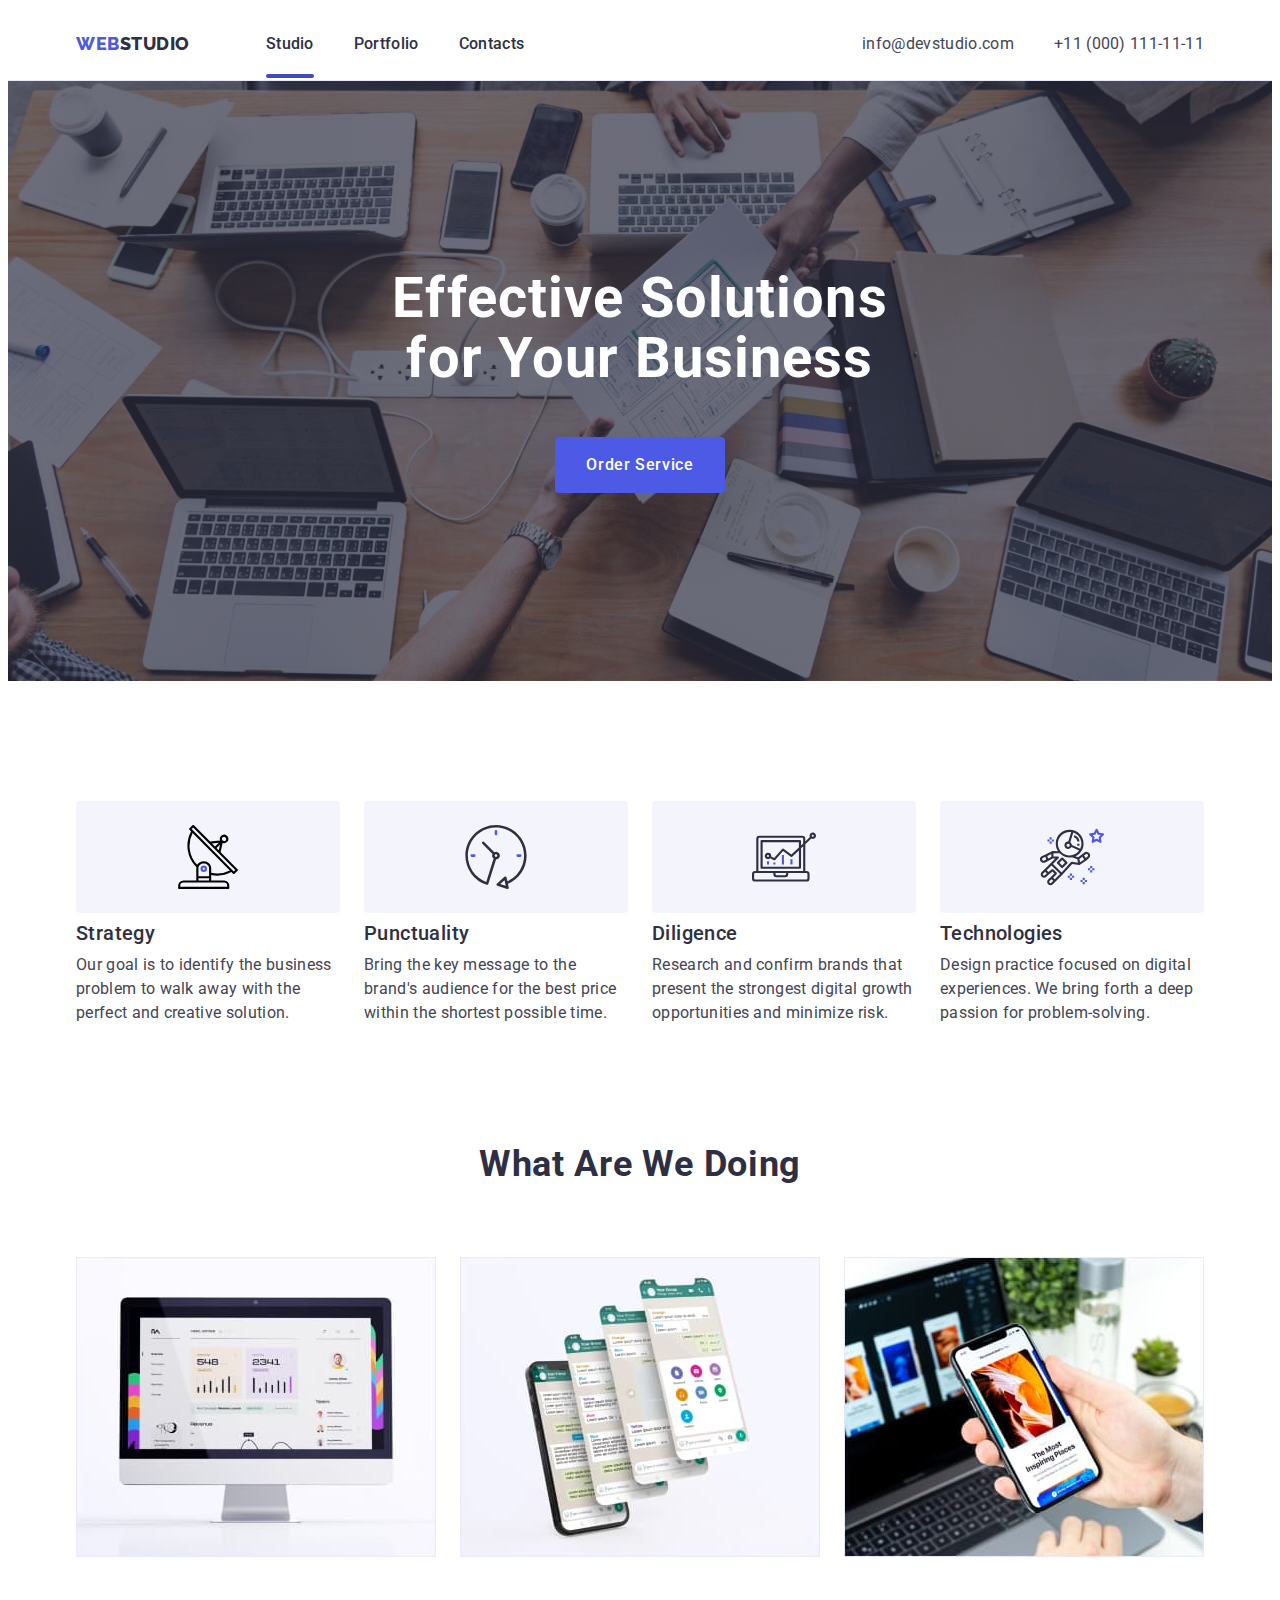
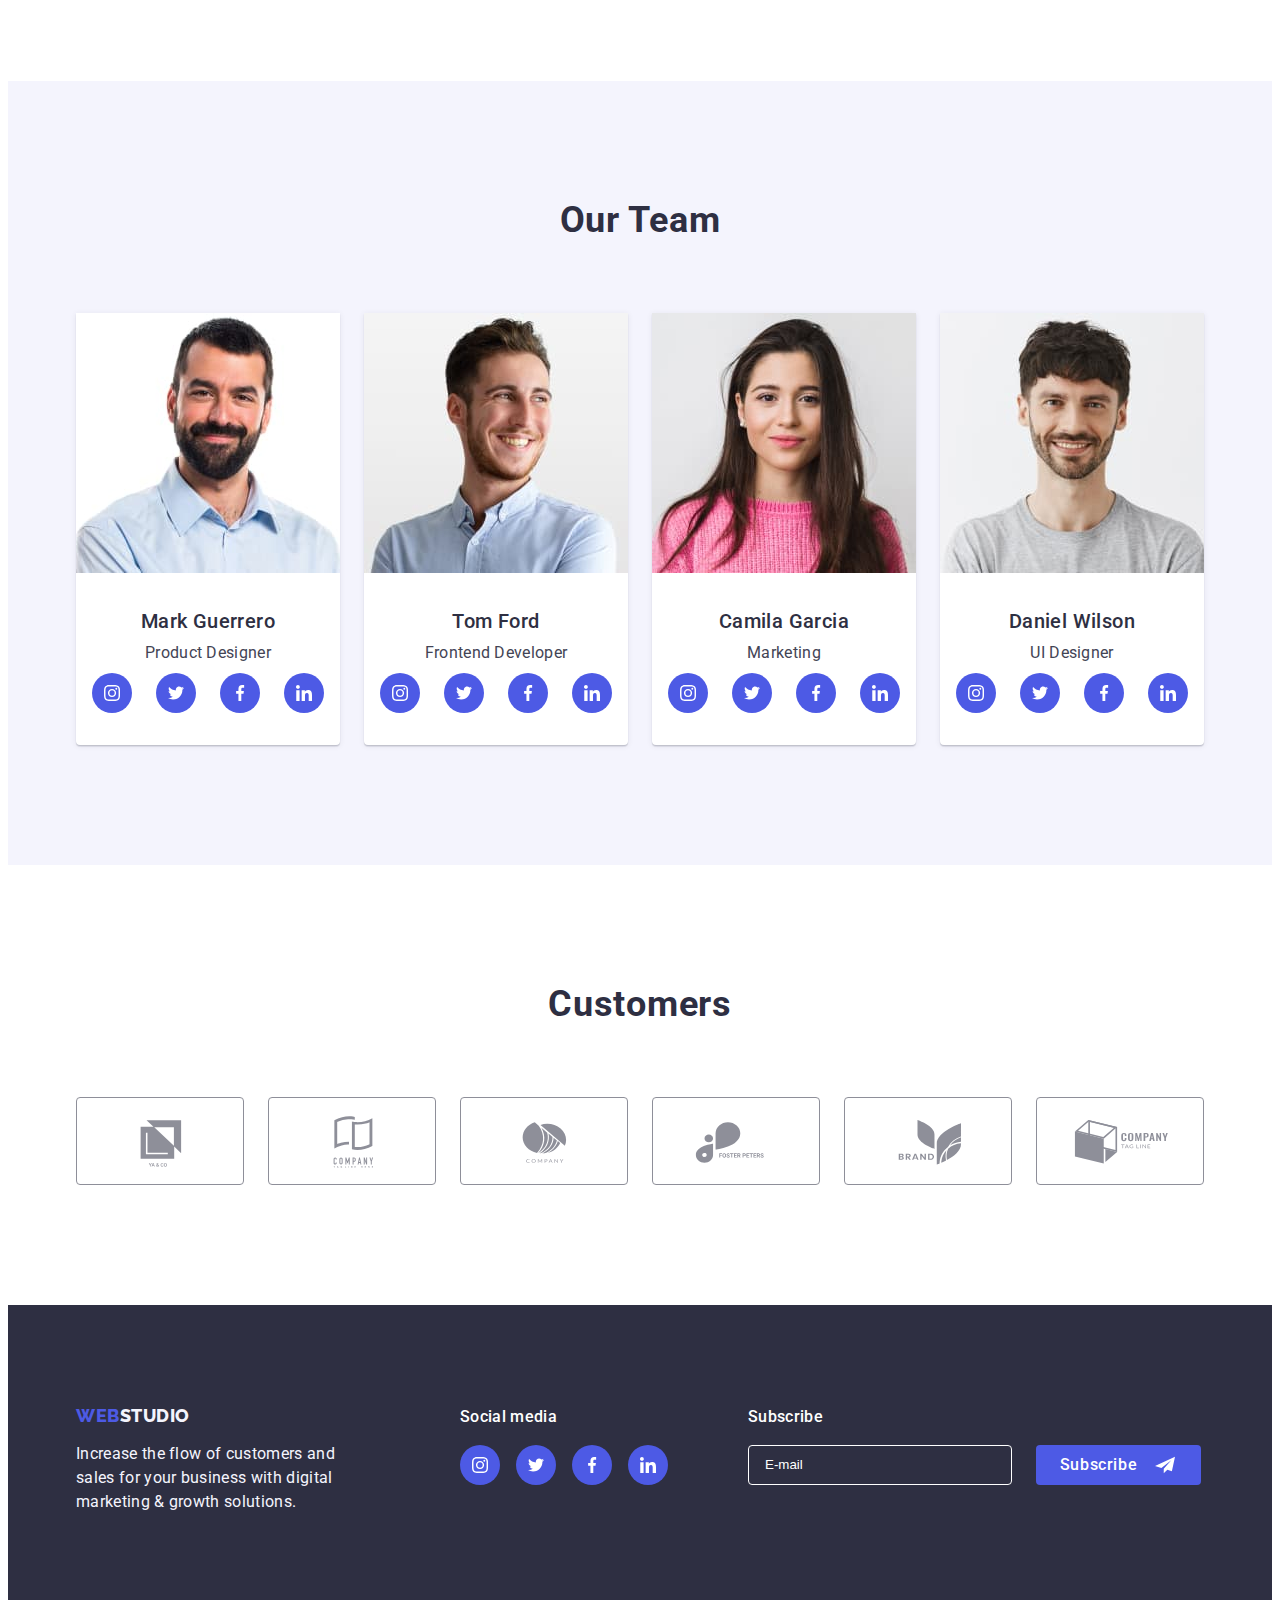
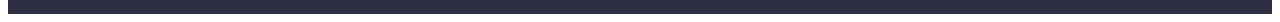
<file: index.html>
<!DOCTYPE html>
<html lang="en">

<head>
    <meta charset="UTF-8">
    <meta http-equiv="X-UA-Compatible" content="IE=edge">
    <meta name="viewport" content="width=device-width, initial-scale=1.0">
    <title>WebStudio</title>
    <link rel="preconnect" href="https://fonts.googleapis.com">
    <link rel="preconnect" href="https://fonts.gstatic.com" crossorigin>
    <link rel="stylesheet" href="https://cdnjs.cloudflare.com/ajax/libs/modern-normalize/1.1.0/modern-normalize.min.css"
        integrity="sha512-wpPYUAdjBVSE4KJnH1VR1HeZfpl1ub8YT/NKx4PuQ5NmX2tKuGu6U/JRp5y+Y8XG2tV+wKQpNHVUX03MfMFn9Q=="
        crossorigin="anonymous" referrerpolicy="no-referrer" />
    <link 
        href="https://fonts.googleapis.com/css2?family=Raleway:wght@800&family=Roboto:wght@400;500;700;900&display=swap"
        rel="stylesheet">
    <link rel="stylesheet" href="./css/styles.css">
</head>

<body>
    <header class="header">
        <div class="container">
            <div class="box">
                <nav class="header-navigation">
                    <a class="header-logo link" href="./index.html">Web<span class="accent">Studio</span></a>  
                    <ul class="header-list list">
                        <li class="header-item"><a class="header-link stroke link" href="./index.html">Studio</a></li>
                        <li class="header-item"><a class="header-link link" href="./portfolio.html">Portfolio</a></li>
                        <li class="header-item"><a class="header-link link" href="">Contacts</a></li>
                    </ul>
                </nav>
                <address class="adress">   
                    <ul class="adress-list list">
                        <li class="adress-item"><a class="adress-link link" href="mailto:info@devstudio.com">info@devstudio.com</a></li>
                        <li class="adress-item"><a class="adress-link link" href="tel:+110001111111">+11 (000) 111-11-11</a></li>
                    </ul>
                </address>
            </div>   
        </div>
    </header>

    <main>

        <section class="hero">
            <div class="container hero-container">
                <h1 class="hero-title">Effective Solutions for Your Business</h1>
                <button  class="hero-button" type="button" data-modal-open>Order Service</button>
            </div>
        </section>

        <section class="pluses section">    
            <div class="container">
                <h2 class="invis-title">invisibie title></h2>

                <ul class="pluses-list list">
                    <li class="pluses-item">
                        <div class="pluses-link link">
                            <svg class="pluses-icon" width="64" height="64">
                                <use href="./images/icons.svg#icon-antenna"></use>
                            </svg>
                        </div>
                        <h3 class="pluses-title">Strategy</h3>
                        <p class="pluses-text">Our goal is to identify the business problem to walk away with the perfect and creative solution.</p>
                    </li>
                    <li class="pluses-item">
                        <div class="pluses-link link">
                            <svg class="pluses-icon" width="64" height="64">
                                <use href="./images/icons.svg#icon-clock"></use>
                            </svg>
                        </div>
                        <h3 class="pluses-title">Punctuality</h3>
                        <p class="pluses-text">Bring the key message to the brand's audience for the best price within the shortest possible time.</p>
                    </li>
                    <li class="pluses-item">
                        <div class="pluses-link link">
                            <svg class="pluses-icon" width="64" height="64">
                                <use href="./images/icons.svg#icon-diagram"></use>
                            </svg>
                        </div>
                        <h3 class="pluses-title">Diligence</h3>
                        <p class="pluses-text">Research and confirm brands that present the strongest digital growth opportunities and minimize risk.</p>
                    </li>
                    <li class="pluses-item">
                        <div class="pluses-link link">
                            <svg class="pluses-icon" width="64" height="64">
                                <use href="./images/icons.svg#icon-astronaut"></use>
                            </svg>
                        </div>
                        <h3 class="pluses-title">Technologies</h3>
                        <p class="pluses-text">Design practice focused on digital experiences. We bring forth a deep passion for problem-solving.</p>
                    </li>
                </ul>
            </div>    
        </section>    
        
        <section class="doing section">
            <div class="container">
                <h2 class="doing-title">What are we doing</h2>
                <ul class="doing-list list">
                    <li class="doing-item"><img src="./images/Rectangle1.jpg" alt="picture" width="360" height="300"></li>
                    <li class="doing-item"><img src="./images/Rectangle2.jpg" alt="picture" width="360" height="300"></li>
                    <li class="doing-item"><img src="./images/Rectangle3.jpg" alt="picture" width="360"></li>
                </ul>
            </div>
        </section>

        <section class="team section">
            <div class="container">
                <h2 class="team-title">Our Team</h2>
                <ul class="team-list list">
                    <li class="team-item">
                        <img src="./images/img4.jpg" alt="foto" width="264" height="260">
                        <div class="team-people">
                            <h3 class="team-card">Mark Guerrero</h3>
                            <p class="team-text">Product Designer</p>
                            <ul class="team-soc-list list">
                                <li class="team-soc-item">
                                    <a class="team-soc-link link" href="">
                                        <svg class="team-soc-icon" width="16" height="16">
                                            <use href="./images/icons.svg#icon-instagram"></use>
                                        </svg>
                                    </a>
                                </li>

                                <li class="team-soc-item">
                                    <a class="team-soc-link link" href="">
                                        <svg class="team-soc-icon" width="16" height="16">
                                            <use href="./images/icons.svg#icon-twitter"></use>
                                        </svg>
                                    </a>
                                </li>

                                <li class="team-soc-item">
                                    <a class="team-soc-link link" href="">
                                        <svg class="team-soc-icon" width="16" height="16">
                                            <use href="./images/icons.svg#icon-facebook"></use>
                                        </svg>
                                    </a>
                                </li>

                                <li class="team-soc-item">
                                    <a class="team-soc-link link" href="">
                                        <svg class="team-soc-icon" width="16" height="16">
                                            <use href="./images/icons.svg#icon-linkedin"></use>
                                        </svg>
                                    </a>
                                </li>
                            </ul>
                        </div>
                    </li>   

                    <li class="team-item">
                        <img src="./images/img5.jpg" alt="foto" width="264" height="260">
                        <div class="team-people">
                            <h3 class="team-card">Tom Ford</h3>
                            <p class="team-text">Frontend Developer</p>
                            <ul class="team-soc-list list">
                                <li class="team-soc-item">
                                    <a class="team-soc-link link" href="">
                                        <svg class="team-soc-icon" width="16" height="16">
                                            <use href="./images/icons.svg#icon-instagram"></use>
                                        </svg>
                                    </a>
                                </li>
                            
                                <li class="team-soc-item">
                                    <a class="team-soc-link link" href="">
                                        <svg class="team-soc-icon" width="16" height="16">
                                            <use href="./images/icons.svg#icon-twitter"></use>
                                        </svg>
                                    </a>
                                </li>
                            
                                <li class="team-soc-item">
                                    <a class="team-soc-link link" href="">
                                        <svg class="team-soc-icon" width="16" height="16">
                                            <use href="./images/icons.svg#icon-facebook"></use>
                                        </svg>
                                    </a>
                                </li>
                            
                                <li class="team-soc-item">
                                    <a class="team-soc-link link" href="">
                                        <svg class="team-soc-icon" width="16" height="16">
                                            <use href="./images/icons.svg#icon-linkedin"></use>
                                        </svg>
                                    </a>
                                </li>
                            </ul>
                        </div>
                    </li>    
                    

                    <li class="team-item">
                        <img src="./images/img6.jpg" alt="foto" width="264" height="260">
                        <div class="team-people">    
                            <h3 class="team-card">Camila Garcia</h3>
                            <p class="team-text">Marketing</p>
                            <ul class="team-soc-list list">
                                <li class="team-soc-item">
                                    <a class="team-soc-link link" href="">
                                        <svg class="team-soc-icon" width="16" height="16">
                                            <use href="./images/icons.svg#icon-instagram"></use>
                                        </svg>
                                    </a>
                                </li>
                            
                                <li class="team-soc-item">
                                    <a class="team-soc-link link" href="">
                                        <svg class="team-soc-icon" width="16" height="16">
                                            <use href="./images/icons.svg#icon-twitter"></use>
                                        </svg>
                                    </a>
                                </li>
                            
                                <li class="team-soc-item">
                                    <a class="team-soc-link link" href="">
                                        <svg class="team-soc-icon" width="16" height="16">
                                            <use href="./images/icons.svg#icon-facebook"></use>
                                        </svg>
                                    </a>
                                </li>
                            
                                <li class="team-soc-item">
                                    <a class="team-soc-link link" href="">
                                        <svg class="team-soc-icon" width="16" height="16">
                                            <use href="./images/icons.svg#icon-linkedin"></use>
                                        </svg>
                                    </a>
                                </li>
                            </ul>
                        </div>
                    </li>

                    <li class="team-item">
                        <img src="./images/img7.jpg" alt="foto" width="264" height="260">
                        <div class="team-people">
                            <h3 class="team-card">Daniel Wilson</h3>
                            <p class="team-text">UI Designer</p>
                            <ul class="team-soc-list list">
                                <li class="team-soc-item">
                                    <a class="team-soc-link link" href="">
                                        <svg class="team-soc-icon" width="16" height="16">
                                            <use href="./images/icons.svg#icon-instagram"></use>
                                        </svg>
                                    </a>
                                </li>
                            
                                <li class="team-soc-item">
                                    <a class="team-soc-link link" href="">
                                        <svg class="team-soc-icon" width="16" height="16">
                                            <use href="./images/icons.svg#icon-twitter"></use>
                                        </svg>
                                    </a>
                                </li>
                            
                                <li class="team-soc-item">
                                    <a class="team-soc-link link" href="">
                                        <svg class="team-soc-icon" width="16" height="16">
                                            <use href="./images/icons.svg#icon-facebook"></use>
                                        </svg>
                                    </a>
                                </li>
                            
                                <li class="team-soc-item">
                                    <a class="team-soc-link link" href="">
                                        <svg class="team-soc-icon" width="16" height="16">
                                            <use href="./images/icons.svg#icon-linkedin"></use>
                                        </svg>
                                    </a>
                                </li>
                            </ul>
                        </div>
                    </li>
                </ul>
            </div>
        </section>

        <section class="customers section">
            <div class="container">
                <h2 class="doing-title">Customers</h2>
                <ul class="customers-list list">
                    <li class="customers-item">
                        <a class="customers-link link" href="">
                            <svg class="customers-icon" width="104" height="56">
                                <use class="icon" href="./images/icons.svg#icon-Logo1"></use>
                            </svg>
                        </a>
                    </li>
                
                    <li class="customers-item">
                        <a class="customers-link link" href="">
                            <svg class="customers-icon" width="104" height="56">
                                <use class="icon" href="./images/icons.svg#icon-Logo2"></use>
                            </svg>
                        </a>
                    </li>
                
                    <li class="customers-item">
                        <a class="customers-link link" href="">
                            <svg class="customers-icon" width="104" height="56">
                                <use class="icon" href="./images/icons.svg#icon-Logo3"></use>
                            </svg>
                        </a>
                    </li>
                
                    <li class="customers-item">
                        <a class="customers-link link" href="">
                            <svg class="customers-icon" width="104" height="56">
                                <use class="icon" href="./images/icons.svg#icon-Logo4"></use>
                            </svg>
                        </a>
                    </li>

                    <li class="customers-item">
                        <a class="customers-link link" href="">
                            <svg class="customers-icon" width="104" height="56">
                                <use class="icon" href="./images/icons.svg#icon-Logo5"></use>
                            </svg>
                        </a>
                    </li>

                    <li class="customers-item">
                        <a class="customers-link link" href="">
                            <svg class="customers-icon" width="104" height="56">
                                <use class="icon" href="./images/icons.svg#icon-Logo6"></use>
                            </svg>
                        </a>
                    </li>
                </ul>
            </div>
        </section>
        
    </main>

    <footer class="footer">
        <div class="container footer-box">
            <div class="webstudio">
                <a class="footer-logo link" href="./index.html">Web<span class="accent">Studio</span></a>
                <p class="bottom-text">Increase the flow of customers and sales for your business with digital marketing & growth solutions.</p>
            </div>

            <div class="media">
                <p class="soc-media">Social media</p>
                <ul class="media-soc-list list">
                    <li class="team-soc-item">
                        <a class="media-soc-link link" href="">
                            <svg class="team-soc-icon" width="16" height="16">
                                <use href="./images/icons.svg#icon-instagram"></use>
                            </svg>
                        </a>
                    </li>
                    
                    <li class="team-soc-item">
                        <a class="media-soc-link link" href="">
                            <svg class="team-soc-icon" width="16" height="16">
                                <use href="./images/icons.svg#icon-twitter"></use>
                            </svg>
                        </a>
                    </li>
                    
                    <li class="team-soc-item">
                        <a class="media-soc-link link" href="">
                            <svg class="team-soc-icon" width="16" height="16">
                                <use href="./images/icons.svg#icon-facebook"></use>
                            </svg>
                        </a>
                    </li>
                    
                    <li class="team-soc-item">
                        <a class="media-soc-link link" href="">
                            <svg class="team-soc-icon" width="16" height="16">
                                <use href="./images/icons.svg#icon-linkedin"></use>
                            </svg>
                        </a>
                    </li>
                </ul>
            </div>
            <form class="footer-form">
                <div>
                    <p class="soc-media">Subscribe</p>
                    <div class="sign">
                        <label aria-label="footer-email">
                        <input class="footer-input"
                            type="email"
                            placeholder="E-mail"  
                        />
                        </label>                
                        <button class="footer-button" type="submit">Subscribe
                    
                            <svg class="plane" width="24" height="20">
                                <use href="./images/icons.svg#icon-plane"></use>
                            </svg>                    
                        </button>
                    </div>
                </div>
            </form>   
        </div>
    </footer>

    <div  class="backdrop is-hidden" data-modal>
        <div class="modal">
            <button class="modal-button" type="button" data-modal-close>
                <svg class="close-icon" width="8" height="8">
                    <use href="./images/icons.svg#icon-close"></use>
                </svg>
            </button>

            
            <p class="modal-title">Leave your contacts and we will call you back</p>
            <form class="modal-form" autocomplete="off">
                
                <div class="form-field">
                    <label for="user-name" class="form-label">Name</label>
                    <div class="form-icon">
                        <input class="form-input"
                            type="text"
                            name="user-name" 
                            id="user-name"
                        />
                        <svg class="input-icon" width="18" height="18">
                            <use href="./images/icons.svg#icon-person"></use>
                        </svg>
                    </div>                                 
                </div>  
                
                <div class="form-field">
                    <label for="user-phone" class="form-label">Phone</label>
                    <div class="form-icon">
                        <input class="form-input"
                            type="tel" 
                            name="user-phone"
                            id="user-phone"
                        />
                        <svg class="input-icon" width="18" height="24">
                            <use href="./images/icons.svg#icon-phone"></use>
                        </svg>
                    </div>                     
                </div>    
                    
                <div class="form-field">
                    <label for="user-mail" class="form-label">Email</label>
                    <div class="form-icon">
                        <input class="form-input"
                            type="email" 
                            name="user-mail"
                            id="user-mail"
                        />
                        <svg class="input-icon" width="18" height="24">
                            <use href="./images/icons.svg#icon-email"></use>
                        </svg>
                    </div>
                </div> 

                <div class="form-field">   
                    <label for="comment" class="form-label">Comment</label>
                    <textarea class="form-comment"
                        name="comment"
                        id="comment" 
                        placeholder="Text input"
                    ></textarea>                     
                </div>

                <div class="check-field">
                    <input class="input-check visually-hidden" type="checkbox" name="accept" id="accept" value="true" >
                    <label for="accept" class="accept" >
                        <span>
                            <svg class="check-icon" width="10" height="8">
                                <use href="./images/icons.svg#icon-check"></use>
                            </svg>
                        </span>
                        I accept the terms and conditions of the &nbsp;<a class="policy" href="" >Privacy Policy</a></label>
                </div>

                <button class="send-button" type="submit">Send</button>
            </form>              
                
        </div>
    </div>
<script src="./js/modal.js"></script>
</body>

</html>
</file>
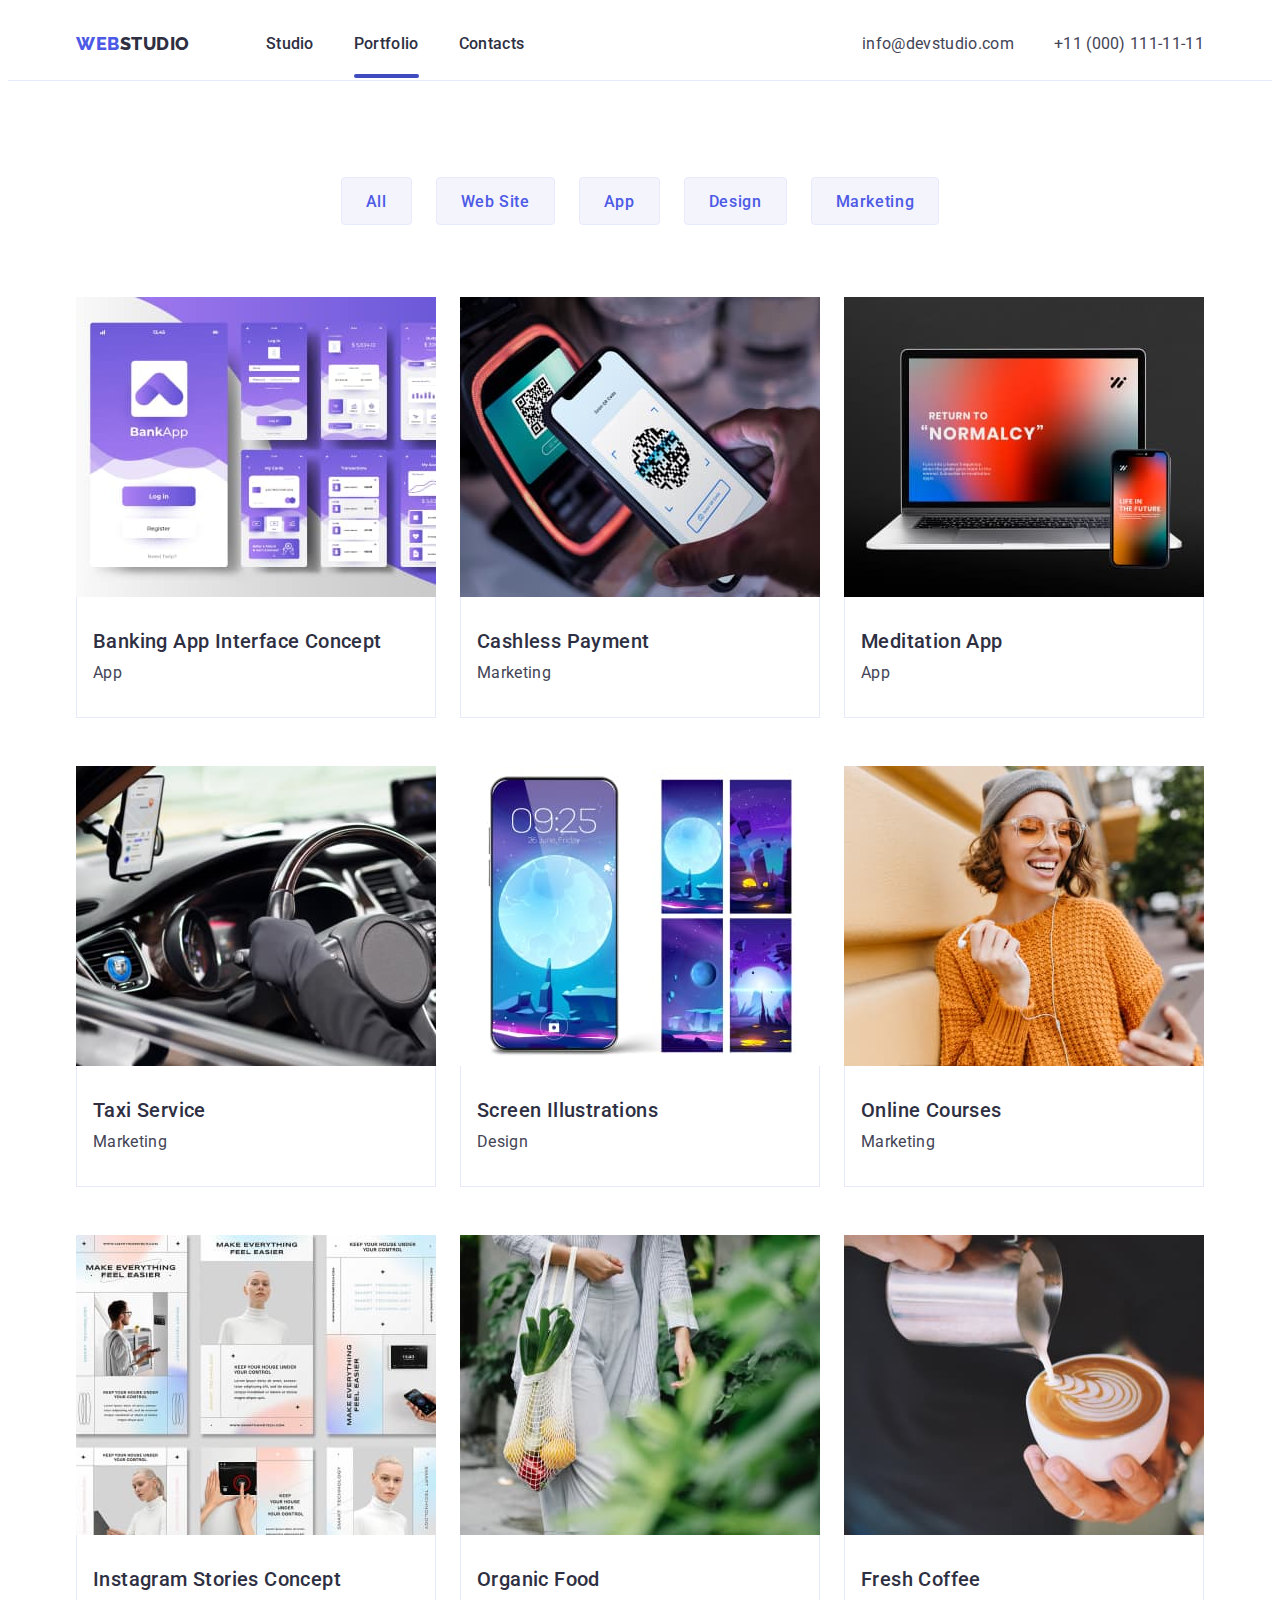
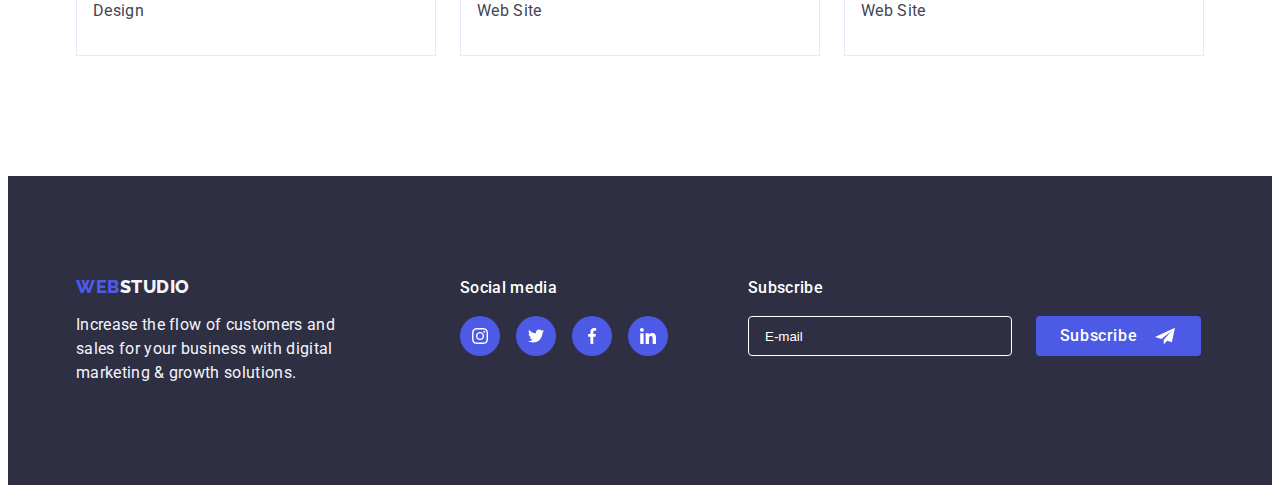
<file: portfolio.html>
<!DOCTYPE html>
<html lang="en">
<head>
    <meta charset="UTF-8">
    <meta http-equiv="X-UA-Compatible" content="IE=edge">
    <meta name="viewport" content="width=device-width, initial-scale=1.0">
    <title>Portfolio</title>
    <link rel="preconnect" href="https://fonts.googleapis.com">
    <link rel="preconnect" href="https://fonts.gstatic.com" crossorigin>
    <link rel="stylesheet" href="https://cdnjs.cloudflare.com/ajax/libs/modern-normalize/1.1.0/modern-normalize.min.css"
        integrity="sha512-wpPYUAdjBVSE4KJnH1VR1HeZfpl1ub8YT/NKx4PuQ5NmX2tKuGu6U/JRp5y+Y8XG2tV+wKQpNHVUX03MfMFn9Q=="
        crossorigin="anonymous" referrerpolicy="no-referrer" />
    <link href="https://fonts.googleapis.com/css2?family=Raleway:wght@800&family=Roboto:wght@400;500;700;900&display=swap"
        rel="stylesheet">
    <link rel="stylesheet" href="./css/styles.css">
</head>
<body>
<header class="header">
    <div class="container">
        <div class="box">
            <nav class="header-navigation">
                <a class="header-logo link" href="./index.html">Web<span class="accent">Studio</span></a>
                <ul class="header-list list">
                    <li class="header-item"><a class="header-link link" href="./index.html">Studio</a></li>
                    <li class="header-item"><a class="header-link stroke link" href="./portfolio.html">Portfolio</a></li>
                    <li class="header-item"><a class="header-link link" href="">Contacts</a></li>
                </ul>
            </nav>
            <address class="adress">
                <ul class="adress-list list">
                    <li class="adress-item"><a class="adress-link link"
                            href="mailto:info@devstudio.com">info@devstudio.com</a></li>
                    <li class="adress-item"><a class="adress-link link" href="tel:+110001111111">+11 (000) 111-11-11</a>
                    </li>
                </ul>
            </address>
        </div>
    </div>
</header>
    <main>
        
        <section class="nine">
            <div class="container">
                <h1 class="invis-title">invisibie title</h1>

                <ul class="filter-list list">
                    <li>
                        <button class="filter-button" type="button">All</button>
                    </li>
                    <li>
                        <button class="filter-button" type="button">Web Site</button>
                    </li>
                    <li>
                        <button class="filter-button" type="button">App</button>
                    </li>
                    <li>
                        <button class="filter-button" type="button">Design</button>
                    </li>
                    <li>
                        <button class="filter-button" type="button">Marketing</button>
                    </li>
                </ul>
            
                <ul class="direct-list list">
                
                    <li class="direct-item">
                        <a class="direct-link link" href="">
                            <div class="direct-thumb">
                                <img class="img" src="./images/img11.jpg" alt="picture" width="360" height="300"/>                        
                                <p class="overlay">14 Stylish and User-Friendly App Design Concepts · Task Manager App · Calorie Tracker App · Exotic Fruit Ecommerce App · Cloud Storage App
                                </p>
                            </div>  

                            <div class="direct">
                                <h2  class="direct-card">Banking App Interface Concept</h2>
                                <p class="direct-text">App</p>
                            </div>                            
                        </a>
                    </li>

                    <li class="direct-item">
                        <a class="direct-link link" href="">
                            <div class="direct-thumb">
                                <img class="img" src="./images/img12.jpg" alt="picture" width="360" height="300"/>
                                <p class="overlay">14 Stylish and User-Friendly App Design Concepts · Task Manager App · Calorie Tracker App · Exotic Fruit Ecommerce App · Cloud Storage App
                            </div>

                            <div class="direct">
                                <h2 class="direct-card">Cashless Payment</h2>
                                <p class="direct-text">Marketing</p>
                            </div>
                        </a>
                    </li>

                    <li class="direct-item">
                        <a class="direct-link link" href="">
                            <div class="direct-thumb">
                                <img class="img" src="./images/img13.jpg" alt="picture" width="360" height="300">
                                <p class="overlay">14 Stylish and User-Friendly App Design Concepts · Task Manager App · Calorie Tracker App · Exotic Fruit Ecommerce App · Cloud Storage App
                            </div>

                            <div class="direct">
                                <h2 class="direct-card">Meditation App</h2>
                                <p class="direct-text">App</p>
                            </div>
                        </a>
                    </li>
                
                    <li class="direct-item">
                        <a class="direct-link link" href="./index.html">
                            <div class="direct-thumb">
                                <img class="img" src="./images/img21.jpg" alt="picture" width="360" height="300">
                                <p class="overlay">14 Stylish and User-Friendly App Design Concepts · Task Manager App · Calorie Tracker App · Exotic Fruit Ecommerce App · Cloud Storage App
                            </div>

                            <div class="direct">
                                <h2 class="direct-card">Taxi Service</h2>
                                <p class="direct-text">Marketing</p>
                            </div>
                        </a>
                    </li>
            
                    <li class="direct-item">
                        <a class="direct-link link" href="./index.html">
                            <div class="direct-thumb">
                                <img class="img" src="./images/img22.jpg" alt="picture" width="360" height="300">
                                <p class="overlay">14 Stylish and User-Friendly App Design Concepts · Task Manager App · Calorie Tracker App · Exotic Fruit Ecommerce App · Cloud Storage App
                            </div>
                            
                            <div class="direct">
                                <h2 class="direct-card">Screen Illustrations</h2>
                                <p class="direct-text">Design</p>
                            </div>
                        </a>
                    </li>
            
                    <li class="direct-item">
                        <a class="direct-link link" href="./index.html">
                            <div class="direct-thumb">
                                <img class="img" src="./images/img23.jpg" alt="picture" width="360" height="300">
                                <p class="overlay">14 Stylish and User-Friendly App Design Concepts · Task Manager App · Calorie Tracker App · Exotic Fruit Ecommerce App · Cloud Storage App
                            </div>
                            
                            <div class="direct">
                                <h2 class="direct-card">Online Courses</h2>
                                <p class="direct-text">Marketing</p>
                            </div>
                        </a>
                    </li>
                
                    <li class="direct-item">
                        <a class="direct-link link" href="./index.html">
                            <div class="direct-thumb">
                                <img class="img" src="./images/img31.jpg" alt="picture" width="360" height="300">
                                <p class="overlay">14 Stylish and User-Friendly App Design Concepts · Task Manager App · Calorie Tracker App · Exotic Fruit Ecommerce App · Cloud Storage App
                            </div>
                            
                            <div class="direct">
                                <h2 class="direct-card">Instagram Stories Concept</h2>
                                <p class="direct-text">Design</p>
                            </div>
                        </a>
                    </li>
            
                    <li class="direct-item">
                        <a class="direct-link link" href="./index.html">
                            <div class="direct-thumb">
                                <img class="img" src="./images/img32.jpg" alt="picture" width="360" height="300">
                                <p class="overlay">14 Stylish and User-Friendly App Design Concepts · Task Manager App · Calorie Tracker App · Exotic Fruit Ecommerce App · Cloud Storage App
                            </div>
                            
                            <div class="direct">
                                <h2 class="direct-card">Organic Food</h2>
                                <p class="direct-text">Web Site</p>
                            </div>
                        </a>
                    </li>
            
                    <li class="direct-item">
                        <a class="direct-link link" href="./index.html">
                            <div class="direct-thumb">
                                <img class="img" src="./images/img33.jpg" alt="picture" width="360" height="300">
                                <p class="overlay">14 Stylish and User-Friendly App Design Concepts · Task Manager App · Calorie Tracker App · Exotic Fruit Ecommerce App · Cloud Storage App
                            </div>
                            
                            <div class="direct">
                                <h2 class="direct-card">Fresh Coffee</h2>
                                <p class="direct-text">Web Site</p>
                            </div>
                        </a>
                    </li>
                </ul>
            </div>
        </section>

    </main>
    <footer class="footer">
        <div class="container footer-box">
            <div class="webstudio">
                <a class="footer-logo link" href="./index.html">Web<span class="accent">Studio</span></a>
                <p class="bottom-text">Increase the flow of customers and sales for your business with digital marketing &
                    growth solutions.</p>
            </div>
    
            <div class="media">
                <p class="soc-media">Social media</p>
                <ul class="media-soc-list list">
                    <li class="team-soc-item">
                        <a class="media-soc-link link" href="">
                            <svg class="team-soc-icon" width="16" height="16">
                                <use href="./images/icons.svg#icon-instagram"></use>
                            </svg>
                        </a>
                    </li>
    
                    <li class="team-soc-item">
                        <a class="media-soc-link link" href="">
                            <svg class="team-soc-icon" width="16" height="16">
                                <use href="./images/icons.svg#icon-twitter"></use>
                            </svg>
                        </a>
                    </li>
    
                    <li class="team-soc-item">
                        <a class="media-soc-link link" href="">
                            <svg class="team-soc-icon" width="16" height="16">
                                <use href="./images/icons.svg#icon-facebook"></use>
                            </svg>
                        </a>
                    </li>
    
                    <li class="team-soc-item">
                        <a class="media-soc-link link" href="">
                            <svg class="team-soc-icon" width="16" height="16">
                                <use href="./images/icons.svg#icon-linkedin"></use>
                            </svg>
                        </a>
                    </li>
                </ul>
            </div>
            <form class="footer-form">
                <div>
                    <p class="soc-media">Subscribe</p>
                    <div class="sign">
                        <label aria-label="footer-email">
                            <input class="footer-input" type="email" placeholder="E-mail" />
                        </label>
                        <button class="footer-button" type="submit">Subscribe
    
                            <svg class="plane" width="24" height="20">
                                <use href="./images/icons.svg#icon-plane"></use>
                            </svg>
                        </button>
                    </div>
                </div>
            </form>
        </div>
    </footer>

</body>
</html>
</file>
<file: css/styles.css>
html {
    box-sizing: border-box;
}

*,
*::before,
*::after {
    box-sizing: inherit;
}

p,
h1,
h2,
h3,
h4,
h5,
h6 {
    margin: 0;
}

ul {
    margin: 0;
    padding-left: 0;
}
button {
    cursor: pointer;
}


.container {
    width: 1158px;
    margin: 0 auto;
    padding-left: 15px;
    padding-right: 15px;
}
.section {
    padding-top: 120px;
    padding-bottom: 120px; 
}
.img {
    display: block;
    max-width: 100%; 
    height: auto;
    
}

body {
    font-family: 'Roboto', sans-serif;
    letter-spacing: 0.02em;
    color: #434455;
    background-color: var(--often-color);
    
}
.list {
    list-style: none;
}
.link {
    text-decoration: none;
}
:root {
    --often-color: #FFFFFF;
    --web-color: #4D5AE5;
    --studio-color: #2E2F42;
    --hero-gradient: linear-gradient(rgba(46, 47, 66, 0.7), rgba(46, 47, 66, 0.7));
}
/**----------------------HEADER-------------------*/
.box {
    display: flex;
    justify-content: space-between;
}
.header {
    background: var(--background-color);
    border-bottom: 1px solid #E7E9FC;
}

.header-navigation {
    display: flex;
    align-items: center;
    justify-content: space-between;
}
.header-logo span {
    font-family: 'Raleway', sans-serif;
    font-weight: 800;
    font-size: 18px;
    line-height: 1.17;
    letter-spacing: 0.03em;
    text-transform: uppercase;
    color: var(--studio-color);
}      
.header-logo {
    font-family: 'Raleway', sans-serif;
    font-weight: 800;
    font-size: 18px;
    line-height: 1.17;
    letter-spacing: 0.03em;
    text-transform: uppercase;
    color: var(--web-color);
    padding-top: 24px;
    padding-bottom: 24px;
    margin-right: 76px;
}
.header-list {
    display: flex;
    gap: 40px;
}
.header-link {
    line-height: 1.5;
    font-size: 16px;
    font-weight: 500;
    color: #2E2F42;
    padding-top: 24px;
    padding-bottom: 25px;
    position: relative;
    transition: color 250ms cubic-bezier(0.4, 0, 0.2, 1);
}
.header-link:hover {
    color: #404bbf;
}
.header-link:focus {
    color: #404bbf;
}
.stroke::after {
    content: '';
    position: absolute;
    left: 0;
    bottom: 0;
    display: block;
    width: 100%;
    height: 4px;
    background: #404BBF;
    border-radius: 2px;

}
.header-item {  
}
.adress {
    font-style: normal;
    padding-top: 24px;
    padding-bottom: 24px;
}
.adress-list {
    display: flex;
    gap: 40px;
}
.adress-item {  
}
.adress-link {
    font-weight: 400;
    font-size: 16px;
    line-height: 1.5;
    color: #434455;
    transition: color 250ms cubic-bezier(0.4, 0, 0.2, 1);
    
}
.adress-link:hover {
    color: #404bbf;
}
.adress-link:focus {
    color: #404bbf;
}
/**-----------------------HERO-------------------*/
.hero {
    max-width: 1440px;
    background-color: #2E2F42;
    padding-bottom: 188px;
    padding-top: 188px;
    background-image: var(--hero-gradient), url(../images/people-office1.jpg);
    background-size: auto;
    background-repeat: no-repeat;
    background-position: center;
    margin-left: auto;
    margin-right: auto;
}
.hero-title {
    max-width: 496px;
    font-weight: 700;
    font-size: 56px;
    line-height: 1.07;
    letter-spacing: 0.02em;
    color: var(--often-color);
    margin-bottom: 48px;
    text-align: center;
    margin-left: auto;
    margin-right: auto;  
}
.hero-button {
    display: block;
    min-width: 170px;
    height: 56px;
    background-color: #4D5AE5;
    font-family: inherit;
    font-weight: 500;
    font-size: 16px;
    line-height: 1.5;
    letter-spacing: 0.04em;
    color: var(--often-color);
    border: none;
    margin: 0 auto;
    border-radius: 4px;
    transition: background-color 250ms cubic-bezier(0.4, 0, 0.2, 1);
}
.hero-button:hover {
    background-color: #404BBF;
}
.hero-button:focus {
    background-color: #404BBF;
}
/**----------------------PLUSES----------------*/

.pluses {  
}
.invis-title {
    height: 0;
    display: flex;
}
.pluses-list {
    display: flex;
    gap: 24px;
}
.pluses-item {
    background-color: #FFFFFF;
    width: 264px;

}
.pluses-link {
    width: 100%;
    height: 112px;
    background: #F4F4FD;
     border-radius: 4px;
    display: flex;
    align-items: center;
    justify-content: center;
    margin-bottom: 8px;
}
.pluses-title {   
    font-weight: 500;
    font-size: 20px;
    line-height: 1.2;
    letter-spacing: 0.02em;
    color: #2E2F42;
    margin-bottom: 8px;
}

.pluses-text {
    font-size: 16px;
    line-height: 1.5;
    color: #434455;
}

/**----------------WHAT ARE WE DOING------------*/
.doing {
    text-align: center;
    padding-top: 0;
}
.doing-title {
    font-weight: 700;
    font-size: 36px;
    line-height: 1.11;
    text-transform: capitalize;
    text-align: center;
    letter-spacing: 0.02em;
    color: #2E2F42;
    margin-bottom: 72px;
}
.doing-list {
    display: flex;
    gap: 24px;
}
.doing-item {}

/**----------------------OUR TEAM---------------*/
.team {
    background-color: #F4F4FD;
}
.team-title {
    font-weight: 700;
    font-size: 36px;
    line-height: 1.11;
    text-transform: capitalize;
    text-align: center;
    letter-spacing: 0.02em;
    color: #2E2F42;
    margin-bottom: 72px;
}
.team-list {
    display: flex;
    justify-content: space-between;
}
.team-item {
    background: var(--often-color);
    box-shadow: 0px 1px 6px rgba(46, 47, 66, 0.08),
                0px 1px 1px rgba(46, 47, 66, 0.16),
                0px 2px 1px rgba(46, 47, 66, 0.08);
    border-radius: 0px 0px 4px 4px;
}
.team-card {
    font-weight: 500;
    font-size: 20px;
    line-height: 1.2;
    letter-spacing: 0.02em;
    color: #2E2F42;
    text-align: center;
    margin-bottom: 8px;
}
.team-text {
    font-size: 16px;
    line-height: 1.5;
    color: #434455;
    text-align: center;
    margin-bottom: 8px;
}
.team-people {
    padding-top: 32px;
    padding-bottom: 32px;
}
.team-soc-list {
    display: flex;
    justify-content: center;
    gap: 24px;
}
.team-soc-item {
    width: 40px;
    height: 40px;
}
.team-soc-link {
    width: 100%;
    height: 100%;
    border-radius: 50%;
    background-color: #4D5AE5;
    display: flex;
    align-items: center;
    justify-content: center;
    transition: background-color 250ms cubic-bezier(0.4, 0, 0.2, 1);
}
.team-soc-link:hover {
    background-color: #404BBF;
}
.team-soc-link:focus {
    background-color: #404BBF;
}
.team-soc-icon {
    fill: #FFFFFF;
}
.card {
}
/**---------------------CUSTOMERS-----------------*/
.customers-list {
    display: flex;
    justify-content: center;
    gap: 24px;
}
.customers-item {
    width: 168px;
    height: 88px;
}

.customers-link {
    width: 100%;
    height: 100%;
    border: 1px solid #8E8F99;
    border-radius: 4px;
    display: flex;
    align-items: center;
    justify-content: center;
    padding: 16px 32px;
    transition: border 250ms cubic-bezier(0.4, 0, 0.2, 1);
}
.customers-link:hover {
    border: 1px solid #404BBF;
}
.customers-link:focus {
    border: 1px solid #404BBF;
}
.icon {
    fill: #8e8f99;
    transition: fill 250ms cubic-bezier(0.4, 0, 0.2, 1);
}
.icon:hover {
    fill: #404BBF;
}
.icon:focus {
    fill: #404BBF;
}

/**----------------------FOOTER-----------------*/
.footer {
    background: #2E2F42;
    padding-top: 100px;
    padding-bottom: 100px;
    display: flex;
}
.footer-logo span {
    font-family: 'Raleway', sans-serif;
    font-weight: 800;
    font-size: 18px;
    line-height: 1.17;
    letter-spacing: 0.03em;
    text-transform: uppercase;
    color: #f4f4fd;
}
.footer-logo {
    font-family: 'Raleway', sans-serif;
    font-weight: 800;
    font-size: 18px;
    line-height: 1.17;
    letter-spacing: 0.03em;
    text-transform: uppercase;
    color: var(--web-color);
    display: block;
    margin-bottom: 16px;
}
.bottom-text {
    width: 264px;
    font-weight: 400;
    font-size: 16px;
    line-height: 1.5;
    letter-spacing: 0.02em;
    color: #F4F4FD;      
}
.webstudio {
    margin-right: 120px;
}
.footer-box {
    display: flex;
    justify-content: flex-start;
}

.media-soc-list {
    display: flex;
    justify-content: center;
    gap: 16px;
}
.soc-media {
    font-weight: 500;
    font-size: 16px;
    line-height: 1.5;
    letter-spacing: 0.02em;
    color: #FFFFFF;
    margin-bottom: 16px;
}
.media-soc-link {
    width: 100%;
    height: 100%;
    border-radius: 50%;
    background-color: #4D5AE5;
    display: flex;
    align-items: center;
    justify-content: center;
    transition: background-color 250ms cubic-bezier(0.4, 0, 0.2, 1);
}
.media-soc-link:hover {
    background-color: #31D0AA;
}
.media-soc-link:focus {
    background-color: #31D0AA;
}
.media {
    margin-right: 80px;
}
.footer-form {
    display: flex;
    gap: 24px;
}
.sign {
    display: flex;
    gap: 24px;
}
.footer-button {
    display: flex;
    justify-content: center;
    align-items: center;
    gap: 16px;
    width: 165px;
    height: 40px;    
    font-family: inherit;
    font-weight: 500;
    font-size: 16px;
    line-height: 1.5;
    letter-spacing: 0.04em;
    color: var(--often-color);
    border: none;
    border-radius: 4px;
    background-color: #4D5AE5;
    cursor: pointer;
    padding-top: 8px;
    padding-bottom: 8px; 
}
.plane {      
}
.footer-input {
    width: 264px;
    height: 40px;
    border: 1px solid #FFFFFF;
    border-radius: 4px;
    padding-left: 16px;
    background-color: #2E2F42;
    margin-bottom: 8px;
    color: #FFFFFF;
    outline: transparent;
}
.footer-input::placeholder {
    color: #fff;
}
/**-------------------------------MODAL----------------------*/
.backdrop {
    position: fixed;
    width: 100%;
    height: 100%;
    left: 0;
    top: 0;
    background-color: rgba(46, 47, 66, 0.4);
    opacity: 1;
    transition: opacity 250ms cubic-bezier(0.4, 0, 0.2, 1);
}
.backdrop.is-hidden {
    opacity: 0;
    pointer-events: none;
}
.modal {
    position: absolute;
    left: 50%;
    top: 50%;
    width: 408px;
    padding: 72px 24px 24px 24px;
    transform: translate(-50%, -50%);
    background: #FCFCFC;
    box-shadow: 0px 1px 1px rgba(0, 0, 0, 0.14),
                    0px 1px 3px rgba(0, 0, 0, 0.12), 
                    0px 2px 1px rgba(0, 0, 0, 0.2);
    border-radius: 4px;      
}
.close-icon {
    fill: #2E2F42;
    transition: fill 250ms cubic-bezier(0.4, 0, 0.2, 1);  
}
.modal-button {
    width: 24px;
    height: 24px;
    background-color: #E7E9FC;
    border: 1px solid #b3b4c7;
    border-radius: 50%;
    position: absolute;
    top: 24px;
    right: 24px;
    display: flex;
    justify-content: center;
    align-items: center;
    transition: background-color, border 250ms cubic-bezier(0.4, 0, 0.2, 1),
                border 250ms cubic-bezier(0.4, 0, 0.2, 1);               
}
.modal-button:hover {
    background-color: #404bbf;
    border: #404bbf;
}
.modal-button:hover > .close-icon {
    fill: #FFFFFF;
}
.modal-title {
    font-weight: 500;
    font-size: 16px;
    text-align: center;    
    margin-bottom: 8px;     
}

.modal-form {
    display: flex;
    flex-direction: column;
}
.form-label {
    font-weight: 400;
    font-size: 12px;
    color: #8E8F99;
    margin-bottom:;
    
}
.form-input {
    width: 100%;
    height: 40px;
    border: 1px solid rgba(46, 47, 66, 0.4);
    border-radius: 4px;
    padding-left: 38px;
    outline: transparent;
    transition: border-color 250ms cubic-bezier(0.4, 0, 0.2, 1);
}
.form-input:hover {
    border-color: #4D5AE5;
}
.form-input:focus + .input-icon {
    fill: #4D5AE5;
}
.form-icon {
    position: relative;
    margin-top: 4px;
    margin-bottom: 8px;
    
}
.input-icon {
    position: absolute;
    display: inline-block;
    transform: translateY(-50%);
    left: 16px;
    top: 50%;
    fill: #2E2F42;
    transition: fill 250ms cubic-bezier(0.4, 0, 0.2, 1);
}
.form-comment {
    width: 100%;
    height: 120px;
    border: 1px solid rgba(46, 47, 66, 0.4);
    border-radius: 4px;
    outline: transparent;
    padding: 10px;
    margin-top: 4px;
    margin-bottom: 24px;
    
}
textarea {
    resize: none;
}
.accept {
    font-size: 12px;
    display: flex;
    color: #8E8F99;  
}
.accept span {
    content: '';
    width: 16px;
    height: 16px;
    border: 1px solid rgba(46, 47, 66, 0.4);
    border-radius: 2px;    
    fill: transparent;
    margin-right: 8px;
    display: flex;
    justify-content: center;
    align-items: center;
}
.input-check:checked + .accept span {
    background-color: #4D5AE5;
    border: none;
    fill: #F4F4FD;
}
.visually-hidden {
    position: absolute;
    overflow: hidden;
    clip-path: inset(100%);
}
.policy {

}
.check-field {
    margin-right: auto;
}
.send-button {
    display: block;
    width: 170px;
    height: 56px;
    padding: 12px 32px;
    margin-left: auto;
    margin-right: auto;
    margin-top: 24px;
    border: none;
    border-radius: 4px;
    background-color: #4D5AE5;
    color: #fff;
    font-size: inherit;
    cursor: pointer;
}

/**--------------------PORTFOLIO-----------*/
.nine {
    padding-top: 96px;
    padding-bottom: 120px;
}
.invis-title {
    visibility: hidden;    
}
.filter-list {
    display: flex;
    margin-bottom: 72px;
    gap: 24px;
    justify-content: center;  
}
.filter-button {
    min-width: 70px;
    height: 48px;
    font-family: inherit;
    background-color: #F4F4FD;
    font-weight: 500;
    font-size: 16px;
    line-height: 1.5;
    letter-spacing: 0.04em;
    color: #4D5AE5;
    border: 1px solid #E7E9FC;
    border-radius: 4px;
    padding-top: 12px;
    padding-bottom: 12px;
    padding-left: 24px;
    padding-right: 24px;
    transition: background-color 250ms cubic-bezier(0.4, 0, 0.2, 1),
                color 250ms cubic-bezier(0.4, 0, 0.2, 1),
                box-shadow 250ms cubic-bezier(0.4, 0, 0.2, 1);
}
.filter-button:hover,
.filter-button:focus {
    background-color: #404BBF;
    color: var(--often-color);
    box-shadow: 0px 3px 1px rgba(0, 0, 0, 0.1), 
                0px 2px 1px rgba(0, 0, 0, 0.08), 
                0px 2px 2px rgba(0, 0, 0, 0.12);
}
.direct-list {
    display: flex;
    flex-wrap: wrap;
    gap: 48px 24px;
}
.direct-list >.item {
    flex-basis: calc(100% / 3); 
}
.direct-card {
    font-weight: 500;
    font-size: 20px;
    line-height: 1.2;
    letter-spacing: 0.02em;
    color: #2E2F42;
    margin-bottom: 8px;
}
.direct-text {
    font-size: 16px;
    line-height: 1.5;
    color: #434455;
    margin: 0;
}
.direct {
    padding: 32px 16px;
    border-left: 1px solid #E7E9FC;
    border-right: 1px solid #E7E9FC;
    border-bottom: 1px solid #E7E9FC;
}
.direct-link {
    display: block;
    transition: box-shadow 250ms cubic-bezier(0.4, 0, 0.2, 1);
}
.direct-link:hover {
    box-shadow: 0px 1px 6px rgba(46, 47, 66, 0.08), 
                0px 1px 1px rgba(46, 47, 66, 0.16), 
                0px 2px 1px rgba(46, 47, 66, 0.08);
}
.overlay {
    position: absolute;
    top: 0px;
    left: 0px;
    width: 100%;
    height: 100%;
    background-color: #4D5AE5;
    transform: translatey(100%);
    transition: transform 250ms cubic-bezier(0.4, 0, 0.2, 1);  
}
.direct-thumb {
    position: relative;
    overflow: hidden;
}
.overlay {
    font-family: 'Roboto';
    font-style: normal;
    font-weight: 400;
    font-size: 16px;
    line-height: 1.5;
    letter-spacing: 0.02em;
    padding: 40px 32px 164px 32px;
    color: #F4F4FD;
}
.direct-link:hover .overlay, 
.direct-link:focus .overlay {
    transform: translatey(0);  
}
</file>
